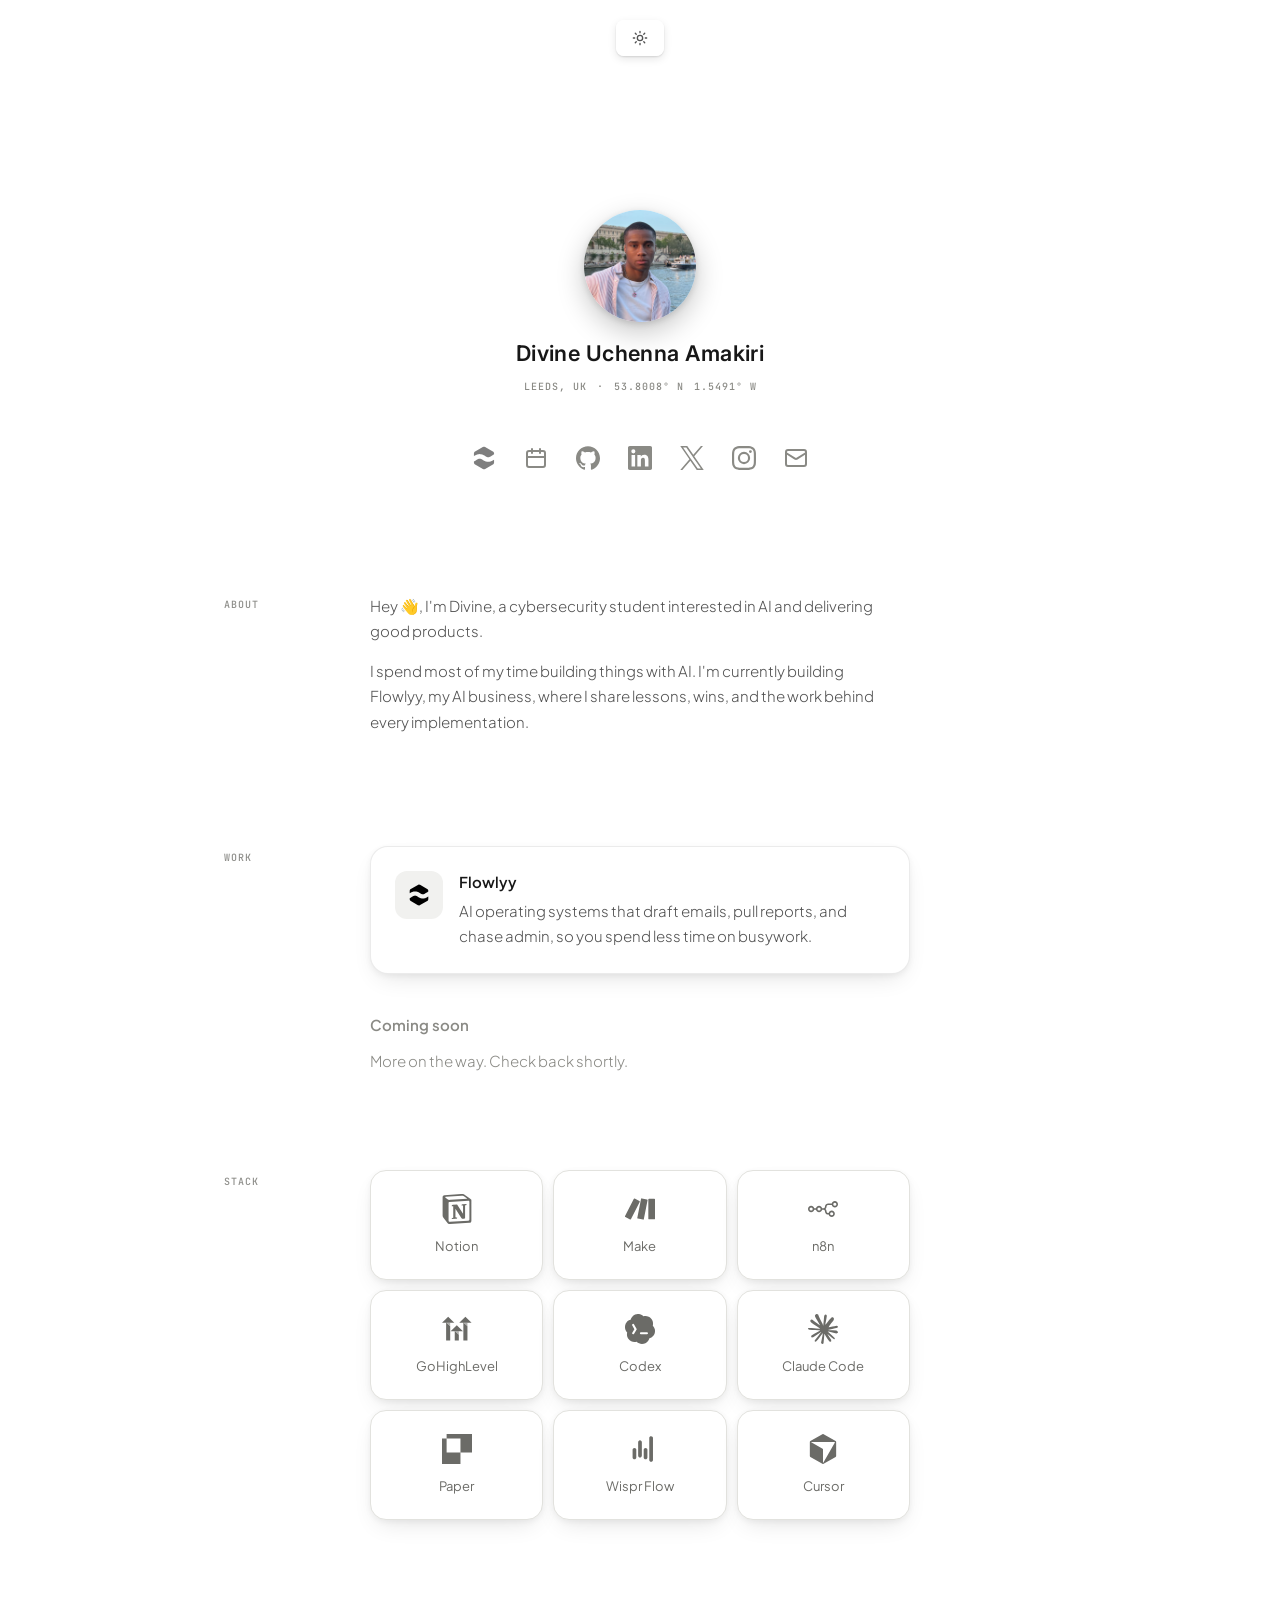
<file: index.html>
<!DOCTYPE html>
<html lang="en">
<head>
<meta charset="utf-8">
<meta name="viewport" content="width=device-width, initial-scale=1">

<title>Divine Uchenna Amakiri — AI systems for trade businesses</title>
<meta name="description" content="I build voice agents and operating systems that answer the calls, chase the quotes and run the job admin for construction and home-service firms. Founder of Flowlyy.">
<meta name="author" content="Divine Uchenna Amakiri">
<meta name="theme-color" content="#ffffff" media="(prefers-color-scheme: light)">
<meta name="theme-color" content="#101015" media="(prefers-color-scheme: dark)">

<!-- Link previews for Instagram, LinkedIn and X.
     TODO before launch: set these two to the page's real public URL. -->
<link rel="canonical" href="https://www.flowly.org.uk/divine">
<meta property="og:url" content="https://www.flowly.org.uk/divine">
<meta property="og:type" content="profile">
<meta property="og:site_name" content="Divine Uchenna Amakiri">
<meta property="og:title" content="Divine Uchenna Amakiri — AI systems for trade businesses">
<meta property="og:description" content="Voice agents and operating systems that answer the calls, chase the quotes and run the job admin for construction and home-service firms.">
<meta property="og:image" content="assets/og-image.png">
<meta property="og:image:width" content="1200">
<meta property="og:image:height" content="630">
<meta property="og:image:alt" content="Divine Uchenna Amakiri, founder of Flowlyy — AI systems for trade businesses.">
<meta property="profile:first_name" content="Divine">
<meta property="profile:last_name" content="Amakiri">
<meta name="twitter:card" content="summary_large_image">
<meta name="twitter:site" content="@FlowlyybuildsAI">
<meta name="twitter:creator" content="@FlowlyybuildsAI">
<meta name="twitter:title" content="Divine Uchenna Amakiri — AI systems for trade businesses">
<meta name="twitter:description" content="Voice agents and operating systems that answer the calls, chase the quotes and run the job admin for construction and home-service firms.">
<meta name="twitter:image" content="assets/og-image.png">

<link rel="icon" type="image/png" sizes="32x32" href="assets/logo/favicon-divine-32.png">
<link rel="icon" type="image/png" sizes="64x64" href="assets/logo/favicon-divine-64.png">
<link rel="apple-touch-icon" href="assets/logo/apple-touch-icon.png">

<link rel="preconnect" href="https://fonts.googleapis.com">
<link rel="preconnect" href="https://fonts.gstatic.com" crossorigin>
<link rel="stylesheet" href="https://fonts.googleapis.com/css2?family=Inter:wght@400;500;600;700&family=JetBrains+Mono:wght@400;500;700&family=Plus+Jakarta+Sans:wght@300;400;500;600;700;800&family=Space+Grotesk:wght@400;500;600&family=Syne:wght@700;800&family=VT323&display=swap">

<link rel="stylesheet" href="css/styles.css">

<!-- Applied before first paint so the correct theme renders immediately, with no flash. -->
<script>
  (function () {
    try {
      var saved = localStorage.getItem('theme');
      if (saved === 'dark' || saved === 'light') {
        document.documentElement.setAttribute('data-theme', saved);
      }
    } catch (e) { /* private mode or blocked storage: fall back to the OS preference */ }
  })();
</script>
</head>

<body>
<a class="skip-link" href="#main">Skip to content</a>

<!-- Floating capsule nav -->
<header class="topbar">
  <nav class="pill" aria-label="Page">
    <button class="pill__icon" id="themeToggle" type="button" aria-label="Switch to dark theme">
      <svg class="icon-sun" viewBox="0 0 24 24" fill="none" stroke="currentColor" stroke-width="2" stroke-linecap="round" aria-hidden="true">
        <circle cx="12" cy="12" r="4"/><path d="M12 2v2M12 20v2M4.93 4.93l1.41 1.41M17.66 17.66l1.41 1.41M2 12h2M20 12h2M6.34 17.66l-1.41 1.41M19.07 4.93l-1.41 1.41"/>
      </svg>
      <svg class="icon-moon" viewBox="0 0 24 24" fill="none" stroke="currentColor" stroke-width="2" stroke-linecap="round" stroke-linejoin="round" aria-hidden="true">
        <path d="M12 3a6 6 0 0 0 9 9 9 9 0 1 1-9-9Z"/>
      </svg>
    </button>

  </nav>
</header>

<main id="main">
  <!-- Hero -->
  <section class="hero">
    <!-- Profile photo. Click it (or press Enter) to upload your own; the choice
         is saved in this browser only. To change it for every visitor, replace
         assets/founder/divine.jpg. -->

    <div class="hero__id">
      <label class="avatar avatar--lg avatar--upload" for="avatarInput" title="Upload a photo">
        <img id="heroAvatar" src="assets/founder/divine.jpg" alt="Photo of Divine Uchenna Amakiri" width="480" height="480" decoding="async">
        <span class="avatar__hint" aria-hidden="true">
          <svg viewBox="0 0 24 24" fill="none" stroke="currentColor" stroke-width="2" stroke-linecap="round" stroke-linejoin="round"><path d="M23 19a2 2 0 0 1-2 2H3a2 2 0 0 1-2-2V8a2 2 0 0 1 2-2h4l2-3h6l2 3h4a2 2 0 0 1 2 2z"/><circle cx="12" cy="13" r="4"/></svg>
        </span>
        <input class="visually-hidden" id="avatarInput" type="file" accept="image/*" aria-label="Upload a profile photo">
      </label>
      <!-- carries the page's h1 now that the display headline is gone -->
      <h1 class="hero__name">Divine Uchenna Amakiri</h1>
      <p class="hero__geo"><span>Leeds, UK</span><span aria-hidden="true">·</span><span>53.8008° N</span><span>1.5491° W</span></p>
    </div>

  </section>


  <!-- Handles: links and contact, as a row of icons under the hero -->
  <div class="dock-wrap">
    <nav class="dock" aria-label="Links and contact">
      <ul class="dock__group">
        <li class="dock__item">
          <a class="sq sq--flowlyy" href="https://www.flowly.org.uk/" target="_blank" rel="noopener noreferrer" aria-label="Flowlyy">
            <img src="assets/logo/favicon.svg" alt="" width="26" height="26">
          </a>
          <span class="tip" aria-hidden="true">Flowlyy</span>
        </li>
  
        <li class="dock__item">
          <a class="sq sq--cal" href="https://cal.com/divine-uchenna-amakiri/discovery-call" target="_blank" rel="noopener noreferrer" aria-label="Book a discovery call">
            <svg viewBox="0 0 24 24" fill="none" stroke="currentColor" stroke-width="2" stroke-linecap="round" stroke-linejoin="round" aria-hidden="true">
              <rect x="3" y="5" width="18" height="16" rx="2"/><path d="M8 3v4M16 3v4M3 11h18"/>
            </svg>
          </a>
          <span class="tip" aria-hidden="true">Book a call</span>
        </li>
      </ul>

      <ul class="dock__group">
        <li class="dock__item">
          <a class="sq sq--github" href="https://github.com/DivineUchenna/flowlyy_workspace" target="_blank" rel="noopener noreferrer" aria-label="GitHub">
            <svg viewBox="0 0 24 24" fill="currentColor" aria-hidden="true">
              <path d="M12 .297c-6.63 0-12 5.373-12 12 0 5.303 3.438 9.8 8.205 11.385.6.113.82-.258.82-.577 0-.285-.01-1.04-.015-2.04-3.338.724-4.042-1.61-4.042-1.61C4.422 18.07 3.633 17.7 3.633 17.7c-1.087-.744.084-.729.084-.729 1.205.084 1.838 1.236 1.838 1.236 1.07 1.835 2.809 1.305 3.495.998.108-.776.417-1.305.76-1.605-2.665-.3-5.466-1.332-5.466-5.93 0-1.31.465-2.38 1.235-3.22-.135-.303-.54-1.523.105-3.176 0 0 1.005-.322 3.3 1.23.96-.267 1.98-.399 3-.405 1.02.006 2.04.138 3 .405 2.28-1.552 3.285-1.23 3.285-1.23.645 1.653.24 2.873.12 3.176.765.84 1.23 1.91 1.23 3.22 0 4.61-2.805 5.625-5.475 5.92.42.36.81 1.096.81 2.22 0 1.606-.015 2.896-.015 3.286 0 .315.21.69.825.57C20.565 22.092 24 17.592 24 12.297c0-6.627-5.373-12-12-12"/>
            </svg>
          </a>
          <span class="tip" aria-hidden="true">GitHub</span>
        </li>
  
        <li class="dock__item">
          <a class="sq sq--linkedin" href="https://www.linkedin.com/in/divineamakiri/" target="_blank" rel="noopener noreferrer" aria-label="LinkedIn">
            <svg viewBox="0 0 24 24" fill="currentColor" aria-hidden="true">
              <path d="M20.45 20.45h-3.55v-5.57c0-1.33-.03-3.04-1.85-3.04-1.86 0-2.14 1.45-2.14 2.94v5.67H9.35V9h3.41v1.56h.05c.48-.9 1.64-1.85 3.37-1.85 3.6 0 4.27 2.37 4.27 5.46v6.28ZM5.34 7.43a2.06 2.06 0 1 1 0-4.12 2.06 2.06 0 0 1 0 4.12Zm1.78 13.02H3.55V9h3.57v11.45ZM22.22 0H1.77C.79 0 0 .77 0 1.73v20.54C0 23.23.79 24 1.77 24h20.45c.98 0 1.78-.77 1.78-1.73V1.73C24 .77 23.2 0 22.22 0Z"/>
            </svg>
          </a>
          <span class="tip" aria-hidden="true">LinkedIn</span>
        </li>
  
        <li class="dock__item">
          <a class="sq sq--x" href="https://x.com/FlowlyybuildsAI" target="_blank" rel="noopener noreferrer" aria-label="X">
            <svg viewBox="0 0 24 24" fill="currentColor" aria-hidden="true">
              <path d="M14.234 10.162 22.977 0h-2.072l-7.591 8.824L7.251 0H.258l9.168 13.343L.258 24H2.33l8.016-9.318L16.749 24h6.993zm-2.837 3.299-.929-1.329L3.076 1.56h3.182l5.965 8.532.929 1.329 7.754 11.09h-3.182z"/>
            </svg>
          </a>
          <span class="tip" aria-hidden="true">X</span>
        </li>
  
        <li class="dock__item">
          <a class="sq sq--instagram" href="https://www.instagram.com/divinebiz_/" target="_blank" rel="noopener noreferrer" aria-label="Instagram">
            <svg viewBox="0 0 24 24" fill="currentColor" aria-hidden="true">
              <path d="M12 2.16c3.2 0 3.58.01 4.85.07 1.17.05 1.8.25 2.23.41.56.22.96.48 1.38.9.42.42.68.82.9 1.38.16.42.36 1.06.41 2.23.06 1.27.07 1.65.07 4.85s-.01 3.58-.07 4.85c-.05 1.17-.25 1.8-.41 2.23-.22.56-.48.96-.9 1.38-.42.42-.82.68-1.38.9-.42.16-1.06.36-2.23.41-1.27.06-1.65.07-4.85.07s-3.58-.01-4.85-.07c-1.17-.05-1.8-.25-2.23-.41-.56-.22-.96-.48-1.38-.9-.42-.42-.68-.82-.9-1.38-.16-.42-.36-1.06-.41-2.23-.06-1.27-.07-1.65-.07-4.85s.01-3.58.07-4.85c.05-1.17.25-1.8.41-2.23.22-.56.48-.96.9-1.38.42-.42.82-.68 1.38-.9.42-.16 1.06-.36 2.23-.41 1.27-.06 1.65-.07 4.85-.07M12 0C8.74 0 8.33.01 7.05.07 5.78.13 4.9.33 4.14.63c-.79.3-1.46.71-2.13 1.38C1.34 2.68.93 3.35.63 4.14.33 4.9.13 5.78.07 7.05.01 8.33 0 8.74 0 12s.01 3.67.07 4.95c.06 1.27.26 2.15.56 2.91.3.79.71 1.46 1.38 2.13.67.67 1.34 1.08 2.13 1.38.76.3 1.64.5 2.91.56C8.33 23.99 8.74 24 12 24s3.67-.01 4.95-.07c1.27-.06 2.15-.26 2.91-.56.79-.3 1.46-.71 2.13-1.38.67-.67 1.08-1.34 1.38-2.13.3-.76.5-1.64.56-2.91.06-1.28.07-1.69.07-4.95s-.01-3.67-.07-4.95c-.06-1.27-.26-2.15-.56-2.91-.3-.79-.71-1.46-1.38-2.13C21.32 1.34 20.65.93 19.86.63c-.76-.3-1.64-.5-2.91-.56C15.67.01 15.26 0 12 0Zm0 5.84a6.16 6.16 0 1 0 0 12.32 6.16 6.16 0 0 0 0-12.32ZM12 16a4 4 0 1 1 0-8 4 4 0 0 1 0 8Zm7.85-10.4a1.44 1.44 0 1 1-2.88 0 1.44 1.44 0 0 1 2.88 0Z"/>
            </svg>
          </a>
          <span class="tip" aria-hidden="true">Instagram</span>
        </li>
  
        <li class="dock__item">
          <button class="sq sq--mail" id="copyEmail" type="button" aria-label="Copy my email address">
            <svg viewBox="0 0 24 24" fill="none" stroke="currentColor" stroke-width="2" stroke-linecap="round" stroke-linejoin="round" aria-hidden="true">
              <rect x="2" y="4" width="20" height="16" rx="2"/><path d="m22 7-8.97 5.7a1.94 1.94 0 0 1-2.06 0L2 7"/>
            </svg>
          </button>
          <span class="tip" aria-hidden="true">Copy email</span>
        </li>
      </ul>
    </nav>
  </div>

  <!-- About -->
  <section class="about" aria-labelledby="about-heading">
    <h2 class="write__label" id="about-heading">About</h2>

    <div class="write">
      <div class="write__prose">
        <p class="write__body">
          Hey 👋, I'm Divine, a cybersecurity student interested in AI and delivering good products.
        </p>
        <p class="write__body">
          I spend most of my time building things with AI. I'm currently building Flowlyy, my AI
          business, where I share lessons, wins, and the work behind every implementation.
        </p>
      </div>
    </div>
  </section>

  <!-- Work -->
  <section class="work" aria-labelledby="work-heading">
    <h2 class="write__label" id="work-heading">Work</h2>

    <div class="write">
      <!-- The whole Flowlyy block is the link. -->
      <a class="write__link" href="https://www.flowly.org.uk/" target="_blank" rel="noopener noreferrer" aria-label="Flowlyy (opens in a new tab)">
        <span class="write__icon" aria-hidden="true">
          <img src="assets/logo/favicon.svg" alt="" width="20" height="20">
        </span>
        <span class="write__text">
          <span class="write__heading">Flowlyy</span>
          <span class="write__body">
            AI operating systems that draft emails, pull reports, and chase admin, so you spend
            less time on busywork.
          </span>
        </span>
      </a>

      <article class="write--soon">
        <h3 class="write__heading">Coming soon</h3>
        <p class="write__body">More on the way. Check back shortly.</p>
      </article>
    </div>
  </section>

  <!-- Stack: tools I use. Logos are inline SVG in currentColor so they stay grey in both themes. -->
  <section class="stack" aria-labelledby="stack-heading">
    <h2 class="stack__label" id="stack-heading">Stack</h2>
    <ul class="stack__grid">
      <li class="stack__item"><a class="stack__link" href="https://www.notion.com" target="_blank" rel="noopener noreferrer" aria-label="Notion (opens in a new tab)"><svg viewBox="0 0 24 24" fill="currentColor" aria-hidden="true" focusable="false"><path d="M4.459 4.208c.746.606 1.026.56 2.428.466l13.215-.793c.28 0 .047-.28-.046-.326L17.86 1.968c-.42-.326-.981-.7-2.055-.607L3.01 2.295c-.466.046-.56.28-.374.466zm.793 3.08v13.904c0 .747.373 1.027 1.214.98l14.523-.84c.841-.046.935-.56.935-1.167V6.354c0-.606-.233-.933-.748-.887l-15.177.887c-.56.047-.747.327-.747.933zm14.337.745c.093.42 0 .84-.42.888l-.7.14v10.264c-.608.327-1.168.514-1.635.514-.748 0-.935-.234-1.495-.933l-4.577-7.186v6.952L12.21 19s0 .84-1.168.84l-3.222.186c-.093-.186 0-.653.327-.746l.84-.233V9.854L7.822 9.76c-.094-.42.14-1.026.793-1.073l3.456-.233 4.764 7.279v-6.44l-1.215-.139c-.093-.514.28-.887.747-.933zM1.936 1.035l13.31-.98c1.634-.14 2.055-.047 3.082.7l4.249 2.986c.7.513.934.653.934 1.213v16.378c0 1.026-.373 1.634-1.68 1.726l-15.458.934c-.98.047-1.448-.093-1.962-.747l-3.129-4.06c-.56-.747-.793-1.306-.793-1.96V2.667c0-.839.374-1.54 1.447-1.632z"/></svg><span class="stack__name">Notion</span></a></li>
      <li class="stack__item"><a class="stack__link" href="https://www.make.com" target="_blank" rel="noopener noreferrer" aria-label="Make (opens in a new tab)"><svg viewBox="0 0 24 24" fill="currentColor" aria-hidden="true" focusable="false"><path d="M13.38 3.498c-.27 0-.511.19-.566.465L9.85 18.986a.578.578 0 0 0 .453.678l4.095.826a.58.58 0 0 0 .682-.455l2.963-15.021a.578.578 0 0 0-.453-.678l-4.096-.826a.589.589 0 0 0-.113-.012zm-5.876.098a.576.576 0 0 0-.516.318L.062 17.697a.575.575 0 0 0 .256.774l3.733 1.877a.578.578 0 0 0 .775-.258l6.926-13.781a.577.577 0 0 0-.256-.776L7.762 3.658a.571.571 0 0 0-.258-.062zm11.74.115a.576.576 0 0 0-.576.576v15.426c0 .318.258.578.576.578h4.178a.58.58 0 0 0 .578-.578V4.287a.578.578 0 0 0-.578-.576Z"/></svg><span class="stack__name">Make</span></a></li>
      <li class="stack__item"><a class="stack__link" href="https://n8n.io" target="_blank" rel="noopener noreferrer" aria-label="n8n (opens in a new tab)"><svg viewBox="0 0 24 24" fill="currentColor" aria-hidden="true" focusable="false"><path d="M21.4737 5.6842c-1.1772 0-2.1663.8051-2.4468 1.8947h-2.8955c-1.235 0-2.289.893-2.492 2.111l-.1038.623a1.263 1.263 0 0 1-1.246 1.0555H11.289c-.2805-1.0896-1.2696-1.8947-2.4468-1.8947s-2.1663.8051-2.4467 1.8947H4.973c-.2805-1.0896-1.2696-1.8947-2.4468-1.8947C1.1311 9.4737 0 10.6047 0 12s1.131 2.5263 2.5263 2.5263c1.1772 0 2.1663-.8051 2.4468-1.8947h1.4223c.2804 1.0896 1.2696 1.8947 2.4467 1.8947 1.1772 0 2.1663-.8051 2.4468-1.8947h1.0008a1.263 1.263 0 0 1 1.2459 1.0555l.1038.623c.203 1.218 1.257 2.111 2.492 2.111h.3692c.2804 1.0895 1.2696 1.8947 2.4468 1.8947 1.3952 0 2.5263-1.131 2.5263-2.5263s-1.131-2.5263-2.5263-2.5263c-1.1772 0-2.1664.805-2.4468 1.8947h-.3692a1.263 1.263 0 0 1-1.246-1.0555l-.1037-.623A2.52 2.52 0 0 0 13.9607 12a2.52 2.52 0 0 0 .821-1.4794l.1038-.623a1.263 1.263 0 0 1 1.2459-1.0555h2.8955c.2805 1.0896 1.2696 1.8947 2.4468 1.8947 1.3952 0 2.5263-1.131 2.5263-2.5263s-1.131-2.5263-2.5263-2.5263m0 1.2632a1.263 1.263 0 0 1 1.2631 1.2631 1.263 1.263 0 0 1-1.2631 1.2632 1.263 1.263 0 0 1-1.2632-1.2632 1.263 1.263 0 0 1 1.2632-1.2631M2.5263 10.7368A1.263 1.263 0 0 1 3.7895 12a1.263 1.263 0 0 1-1.2632 1.2632A1.263 1.263 0 0 1 1.2632 12a1.263 1.263 0 0 1 1.2631-1.2632m6.3158 0A1.263 1.263 0 0 1 10.1053 12a1.263 1.263 0 0 1-1.2632 1.2632A1.263 1.263 0 0 1 7.579 12a1.263 1.263 0 0 1 1.2632-1.2632m10.1053 3.7895a1.263 1.263 0 0 1 1.2631 1.2632 1.263 1.263 0 0 1-1.2631 1.2631 1.263 1.263 0 0 1-1.2632-1.2631 1.263 1.263 0 0 1 1.2632-1.2632"/></svg><span class="stack__name">n8n</span></a></li>
      <li class="stack__item"><a class="stack__link" href="https://www.gohighlevel.com" target="_blank" rel="noopener noreferrer" aria-label="GoHighLevel (opens in a new tab)"><svg viewBox="0 0 38 31" fill="currentColor" aria-hidden="true" focusable="false"><path d="M29.6459 0L21.8371 7.70729H27.0573V30.0754H32.2345V12.0312L27.293 7.72427H32.2345V7.70729H37.4564L29.6459 0Z"/><path d="M32.2345 7.72427H27.293L32.2345 12.0312V7.72427Z" opacity=".55"/><path d="M15.6193 7.70729L7.8088 0L0 7.70729H5.2202V30.0482H10.3991V12.004L5.45756 7.69711H10.3991V7.70729H15.6193Z"/><path d="M10.3991 7.69711H5.45756L10.3991 12.004V7.69711Z" opacity=".55"/><path d="M26.543 18.4805L18.7342 10.7732L10.9237 18.4805H16.1456V30.0754H21.3228V22.7874L16.3813 18.4805H21.3228H26.543Z"/><path d="M21.3228 18.4805H16.3813L21.3228 22.7874V18.4805Z" opacity=".55"/></svg><span class="stack__name">GoHighLevel</span></a></li>
      <li class="stack__item"><a class="stack__link" href="https://openai.com/codex" target="_blank" rel="noopener noreferrer" aria-label="Codex (opens in a new tab)"><svg viewBox="0 0 24 24" fill="currentColor" aria-hidden="true" focusable="false"><path fill-rule="evenodd" clip-rule="evenodd" d="M8.086.457a6.105 6.105 0 013.046-.415c1.333.153 2.521.72 3.564 1.7a.117.117 0 00.107.029c1.408-.346 2.762-.224 4.061.366l.063.03.154.076c1.357.703 2.33 1.77 2.918 3.198.278.679.418 1.388.421 2.126a5.655 5.655 0 01-.18 1.631.167.167 0 00.04.155 5.982 5.982 0 011.578 2.891c.385 1.901-.01 3.615-1.183 5.14l-.182.22a6.063 6.063 0 01-2.934 1.851.162.162 0 00-.108.102c-.255.736-.511 1.364-.987 1.992-1.199 1.582-2.962 2.462-4.948 2.451-1.583-.008-2.986-.587-4.21-1.736a.145.145 0 00-.14-.032c-.518.167-1.04.191-1.604.185a5.924 5.924 0 01-2.595-.622 6.058 6.058 0 01-2.146-1.781c-.203-.269-.404-.522-.551-.821a7.74 7.74 0 01-.495-1.283 6.11 6.11 0 01-.017-3.064.166.166 0 00.008-.074.115.115 0 00-.037-.064 5.958 5.958 0 01-1.38-2.202 5.196 5.196 0 01-.333-1.589 6.915 6.915 0 01.188-2.132c.45-1.484 1.309-2.648 2.577-3.493.282-.188.55-.334.802-.438.286-.12.573-.22.861-.304a.129.129 0 00.087-.087A6.016 6.016 0 015.635 2.31C6.315 1.464 7.132.846 8.086.457zm-.804 7.85a.848.848 0 00-1.473.842l1.694 2.965-1.688 2.848a.849.849 0 001.46.864l1.94-3.272a.849.849 0 00.007-.854l-1.94-3.393zm5.446 6.24a.849.849 0 000 1.695h4.848a.849.849 0 000-1.696h-4.848z"/></svg><span class="stack__name">Codex</span></a></li>
      <li class="stack__item"><a class="stack__link" href="https://claude.com/product/claude-code" target="_blank" rel="noopener noreferrer" aria-label="Claude Code (opens in a new tab)"><svg viewBox="0 0 24 24" fill="currentColor" aria-hidden="true" focusable="false"><path d="m4.7144 15.9555 4.7174-2.6471.079-.2307-.079-.1275h-.2307l-.7893-.0486-2.6956-.0729-2.3375-.0971-2.2646-.1214-.5707-.1215-.5343-.7042.0546-.3522.4797-.3218.686.0608 1.5179.1032 2.2767.1578 1.6514.0972 2.4468.255h.3886l.0546-.1579-.1336-.0971-.1032-.0972L6.973 9.8356l-2.55-1.6879-1.3356-.9714-.7225-.4918-.3643-.4614-.1578-1.0078.6557-.7225.8803.0607.2246.0607.8925.686 1.9064 1.4754 2.4893 1.8336.3643.3035.1457-.1032.0182-.0728-.164-.2733-1.3539-2.4467-1.445-2.4893-.6435-1.032-.17-.6194c-.0607-.255-.1032-.4674-.1032-.7285L6.287.1335 6.6997 0l.9957.1336.419.3642.6192 1.4147 1.0018 2.2282 1.5543 3.0296.4553.8985.2429.8318.091.255h.1579v-.1457l.1275-1.706.2368-2.0947.2307-2.6957.0789-.7589.3764-.9107.7468-.4918.5828.2793.4797.686-.0668.4433-.2853 1.8517-.5586 2.9021-.3643 1.9429h.2125l.2429-.2429.9835-1.3053 1.6514-2.0643.7286-.8196.85-.9046.5464-.4311h1.0321l.759 1.1293-.34 1.1657-1.0625 1.3478-.8804 1.1414-1.2628 1.7-.7893 1.36.0729.1093.1882-.0183 2.8535-.607 1.5421-.2794 1.8396-.3157.8318.3886.091.3946-.3278.8075-1.967.4857-2.3072.4614-3.4364.8136-.0425.0304.0486.0607 1.5482.1457.6618.0364h1.621l3.0175.2247.7892.522.4736.6376-.079.4857-1.2142.6193-1.6393-.3886-3.825-.9107-1.3113-.3279h-.1822v.1093l1.0929 1.0686 2.0035 1.8092 2.5075 2.3314.1275.5768-.3218.4554-.34-.0486-2.2039-1.6575-.85-.7468-1.9246-1.621h-.1275v.17l.4432.6496 2.3436 3.5214.1214 1.0807-.17.3521-.6071.2125-.6679-.1214-1.3721-1.9246L14.38 17.959l-1.1414-1.9428-.1397.079-.674 7.2552-.3156.3703-.7286.2793-.6071-.4614-.3218-.7468.3218-1.4753.3886-1.9246.3157-1.53.2853-1.9004.17-.6314-.0121-.0425-.1397.0182-1.4328 1.9672-2.1796 2.9446-1.7243 1.8456-.4128.164-.7164-.3704.0667-.6618.4008-.5889 2.386-3.0357 1.4389-1.882.929-1.0868-.0062-.1579h-.0546l-6.3385 4.1164-1.1293.1457-.4857-.4554.0608-.7467.2307-.2429 1.9064-1.3114Z"/></svg><span class="stack__name">Claude Code</span></a></li>
      <li class="stack__item"><a class="stack__link" href="https://paper.design" target="_blank" rel="noopener noreferrer" aria-label="Paper (opens in a new tab)"><svg viewBox="0 0 39 39" fill="currentColor" aria-hidden="true" focusable="false"><path d="M39 24H24V6H6V24H24V39H0V6H6V0H39V24Z"/></svg><span class="stack__name">Paper</span></a></li>
      <li class="stack__item"><a class="stack__link" href="https://wisprflow.ai" target="_blank" rel="noopener noreferrer" aria-label="Wispr Flow (opens in a new tab)"><svg viewBox="7 7 14 14" fill="currentColor" aria-hidden="true" focusable="false"><path d="M14 9.96118C13.8856 9.96118 13.7754 9.98259 13.6694 10.0254C13.5634 10.0682 13.4701 10.1324 13.3896 10.2138C13.3091 10.2951 13.2455 10.3893 13.2031 10.4963C13.1607 10.6033 13.1353 10.7146 13.1353 10.8259V17.0888C13.1353 17.32 13.2243 17.5383 13.3896 17.701C13.5507 17.8637 13.7711 17.9536 14 17.9536C14.2289 17.9536 14.4494 17.8637 14.6104 17.701C14.7715 17.5383 14.8648 17.32 14.8648 17.0888V10.8259C14.8648 10.5947 14.7758 10.3764 14.6104 10.2138C14.4494 10.0511 14.2289 9.96118 14 9.96118Z"/><path d="M11.4058 13.4966C11.1769 13.4966 10.9564 13.5865 10.7954 13.7492C10.6343 13.9118 10.541 14.1301 10.541 14.3613V17.9316C10.541 18.1627 10.63 18.381 10.7954 18.5437C10.9564 18.7064 11.1769 18.7963 11.4058 18.7963C11.6347 18.7963 11.8551 18.7064 12.0162 18.5437C12.1773 18.381 12.2706 18.1627 12.2706 17.9316V14.3613C12.2706 14.1301 12.1815 13.9118 12.0162 13.7492C11.8551 13.5865 11.6347 13.4966 11.4058 13.4966Z"/><path d="M19.1884 7.99609C19.0739 7.99609 18.9637 8.0175 18.8577 8.06031C18.7518 8.10312 18.6585 8.16733 18.578 8.24866C18.4974 8.33 18.4338 8.42418 18.3914 8.5312C18.349 8.63822 18.3236 8.74953 18.3236 8.86083V19.1349C18.3236 19.3661 18.4126 19.5844 18.578 19.7471C18.739 19.9097 18.9595 19.9996 19.1884 19.9996C19.4173 19.9996 19.6377 19.9097 19.7988 19.7471C19.9599 19.5844 20.0531 19.3661 20.0531 19.1349V8.86083C20.0531 8.62966 19.9641 8.41134 19.7988 8.24866C19.6377 8.08599 19.4173 7.99609 19.1884 7.99609Z"/><path d="M16.5943 13.4966C16.3654 13.4966 16.1449 13.5865 15.9838 13.7492C15.8228 13.9118 15.7295 14.1301 15.7295 14.3613V17.9316C15.7295 18.1627 15.8185 18.381 15.9838 18.5437C16.1449 18.7064 16.3654 18.7963 16.5943 18.7963C16.8232 18.7963 17.0436 18.7064 17.2047 18.5437C17.3658 18.381 17.459 18.1627 17.459 17.9316V14.3613C17.459 14.1301 17.37 13.9118 17.2047 13.7492C17.0436 13.5865 16.8232 13.4966 16.5943 13.4966Z"/></svg><span class="stack__name">Wispr Flow</span></a></li>
      <li class="stack__item"><a class="stack__link" href="https://cursor.com" target="_blank" rel="noopener noreferrer" aria-label="Cursor (opens in a new tab)"><svg viewBox="0 0 24 24" fill="currentColor" aria-hidden="true" focusable="false"><path d="M11.503.131 1.891 5.678a.84.84 0 0 0-.42.726v11.188c0 .3.162.575.42.724l9.609 5.55a1 1 0 0 0 .998 0l9.61-5.55a.84.84 0 0 0 .42-.724V6.404a.84.84 0 0 0-.42-.726L12.497.131a1.01 1.01 0 0 0-.996 0M2.657 6.338h18.55c.263 0 .43.287.297.515L12.23 22.918c-.062.107-.229.064-.229-.06V12.335a.59.59 0 0 0-.295-.51l-9.11-5.257c-.109-.063-.064-.23.061-.23"/></svg><span class="stack__name">Cursor</span></a></li>
    </ul>
  </section>

</main>

<div class="toast" id="toast" role="status" aria-live="polite">
  <span class="toast__dot" aria-hidden="true"></span>
  <span id="toastText"></span>
</div>

<script src="js/script.js" defer></script>
</body>
</html>
</file>
<file: css/styles.css>
/* Divine Uchenna Amakiri — personal landing page
   Design ported by hand from design/code.html (Google Stitch export).
   No framework, no build step. Tokens live on :root. */

/* ---------------------------------------------------------------- tokens */

:root {
  --canvas-1: #ffffff;
  --canvas-2: #ffffff;
  --canvas-3: #ffffff;

  --ink: #171717;
  --ink-soft: #525252;
  --ink-mute: #8a8a85;

  --surface: rgba(255, 255, 255, 0.7);
  --surface-solid: #ffffff;
  --surface-sunk: #f1f1ef;
  --line: rgba(0, 0, 0, 0.08);
  --line-soft: rgba(0, 0, 0, 0.05);

  --glass: rgba(255, 255, 255, 0.68);
  --glass-edge: rgba(255, 255, 255, 0.85);

  --accent: #6d3bf5;
  --accent-ink: #5a2ee0;
  --accent-wash: rgba(109, 59, 245, 0.1);
  --ok: #10b981;

  --invert-bg: #171717;
  --invert-ink: #ffffff;

  --shadow-pill: 0 8px 24px -4px rgba(0, 0, 0, 0.06), 0 0 0 1px rgba(0, 0, 0, 0.05);
  --shadow-card: 0 12px 32px -8px rgba(0, 0, 0, 0.05), 0 0 0 1px rgba(0, 0, 0, 0.04);
  --shadow-lift: 0 24px 48px -12px rgba(0, 0, 0, 0.12), 0 0 0 1px rgba(0, 0, 0, 0.05);

  --font: "Plus Jakarta Sans", ui-sans-serif, system-ui, -apple-system, "Segoe UI", sans-serif;
  --mono: "Space Grotesk", ui-monospace, "SFMono-Regular", monospace;
  --font-name: "Inter", ui-sans-serif, system-ui, -apple-system, sans-serif;

  --r-sm: 10px;
  --r-md: 16px;
  --r-lg: 24px;
  --r-pill: 999px;

  --page: 900px;
  /* Work and Stack share one two-column layout: label left, content right */
  --col-label: 110px;
  --col-gap: 36px;
  --col-body: 540px;
  --gutter: 20px;
}

/* Dark: follows the OS unless the visitor picked a theme. */
@media (prefers-color-scheme: dark) {
  :root:not([data-theme="light"]) {
    --canvas-1: #18181f;
    --canvas-2: #101015;
    --canvas-3: #09090c;

    --ink: #f5f5f5;
    --ink-soft: #a3a3a3;
    --ink-mute: #6f6f76;

    --surface: rgba(21, 21, 27, 0.8);
    --surface-solid: #16161c;
    --surface-sunk: #0e0e13;
    --line: rgba(255, 255, 255, 0.1);
    --line-soft: rgba(255, 255, 255, 0.07);

    --glass: rgba(22, 22, 28, 0.72);
    --glass-edge: rgba(255, 255, 255, 0.12);

    --accent: #a78bfa;
    --accent-ink: #c4b5fd;
    --accent-wash: rgba(167, 139, 250, 0.14);

    --invert-bg: #ffffff;
    --invert-ink: #16161c;

    --shadow-pill: 0 8px 24px -4px rgba(0, 0, 0, 0.5), 0 0 0 1px rgba(255, 255, 255, 0.08);
    --shadow-card: 0 12px 32px -8px rgba(0, 0, 0, 0.45), 0 0 0 1px rgba(255, 255, 255, 0.06);
    --shadow-lift: 0 28px 56px -14px rgba(0, 0, 0, 0.7), 0 0 0 1px rgba(255, 255, 255, 0.09);
  }
}

:root[data-theme="dark"] {
  --canvas-1: #18181f;
  --canvas-2: #101015;
  --canvas-3: #09090c;

  --ink: #f5f5f5;
  --ink-soft: #a3a3a3;
  --ink-mute: #6f6f76;

  --surface: rgba(21, 21, 27, 0.8);
  --surface-solid: #16161c;
  --surface-sunk: #0e0e13;
  --line: rgba(255, 255, 255, 0.1);
  --line-soft: rgba(255, 255, 255, 0.07);

  --glass: rgba(22, 22, 28, 0.72);
  --glass-edge: rgba(255, 255, 255, 0.12);

  --accent: #a78bfa;
  --accent-ink: #c4b5fd;
  --accent-wash: rgba(167, 139, 250, 0.14);

  --invert-bg: #ffffff;
  --invert-ink: #16161c;

  --shadow-pill: 0 8px 24px -4px rgba(0, 0, 0, 0.5), 0 0 0 1px rgba(255, 255, 255, 0.08);
  --shadow-card: 0 12px 32px -8px rgba(0, 0, 0, 0.45), 0 0 0 1px rgba(255, 255, 255, 0.06);
  --shadow-lift: 0 28px 56px -14px rgba(0, 0, 0, 0.7), 0 0 0 1px rgba(255, 255, 255, 0.09);
}

/* ---------------------------------------------------------------- base */

*,
*::before,
*::after { box-sizing: border-box; }

html {
  scroll-behavior: smooth;
  -webkit-text-size-adjust: 100%;
}

body {
  margin: 0;
  min-height: 100vh;
  padding-bottom: 72px;
  background: radial-gradient(circle at 50% 15%, var(--canvas-1) 0%, var(--canvas-2) 60%, var(--canvas-3) 100%);
  background-attachment: fixed;
  color: var(--ink);
  font-family: var(--font);
  font-size: 15px;
  line-height: 1.6;
  -webkit-font-smoothing: antialiased;
  overflow-x: hidden;
}

h1, h2, h3, p, dl, dd, figure, ul, ol { margin: 0; padding: 0; }
ul, ol { list-style: none; }
img, svg { display: block; max-width: 100%; }
a { color: inherit; text-decoration: none; }

button {
  font: inherit;
  color: inherit;
  background: none;
  border: 0;
  cursor: pointer;
}

::selection { background: var(--ink); color: var(--canvas-1); }

:focus-visible { outline: none; }

.visually-hidden {
  position: absolute;
  width: 1px; height: 1px;
  margin: -1px; padding: 0;
  overflow: hidden;
  clip: rect(0 0 0 0);
  white-space: nowrap;
  border: 0;
}

.skip-link {
  position: absolute;
  top: -100px;
  left: 50%;
  transform: translateX(-50%);
  z-index: 100;
  padding: 10px 18px;
  background: var(--invert-bg);
  color: var(--invert-ink);
  border-radius: var(--r-pill);
  font-size: 13px;
  font-weight: 600;
  transition: top 0.2s ease;
}
.skip-link:focus { top: 12px; }

/* ---------------------------------------------------------------- top pill */

.topbar {
  position: fixed;
  top: 20px;
  left: 0; right: 0;
  z-index: 40;
  display: flex;
  justify-content: center;
  padding: 0 var(--gutter);
  pointer-events: none;
}

/* Retro treatment: squared-off corners instead of a capsule, no rule, and the
   same two-layer shadow and VT323 label as the "Visit Flowlyy" button. */
.pill {
  pointer-events: auto;
  display: inline-flex;
  align-items: center;
  gap: 10px;
  padding: 7px 13px;
  border: 0;
  border-radius: 8px;
  background: rgba(255, 255, 255, 0.86);
  box-shadow:
    0 1px 2px rgba(0, 0, 0, 0.12),
    0 3px 8px rgba(0, 0, 0, 0.10);
  -webkit-backdrop-filter: blur(16px);
  backdrop-filter: blur(16px);
  transition: box-shadow 0.3s ease;
}
.pill:hover {
  box-shadow:
    0 2px 4px rgba(0, 0, 0, 0.14),
    0 5px 14px rgba(0, 0, 0, 0.12);
}
:root[data-theme="dark"] .pill {
  background: rgba(32, 32, 40, 0.88);
  box-shadow: 0 2px 10px rgba(0, 0, 0, 0.55);
}
:root[data-theme="dark"] .pill:hover { box-shadow: 0 4px 16px rgba(0, 0, 0, 0.65); }
@media (prefers-color-scheme: dark) {
  :root:not([data-theme="light"]) .pill {
    background: rgba(32, 32, 40, 0.88);
    box-shadow: 0 2px 10px rgba(0, 0, 0, 0.55);
  }
  :root:not([data-theme="light"]) .pill:hover { box-shadow: 0 4px 16px rgba(0, 0, 0, 0.65); }
}

.pill__icon {
  display: grid;
  place-items: center;
  padding: 3px;
  color: var(--ink-soft);
  border-radius: 3px;
  transition: color 0.2s ease;
}
.pill__icon:hover { color: var(--ink); }
.pill__icon svg { width: 16px; height: 16px; }

.icon-moon { display: none; }
:root[data-theme="dark"] .icon-sun { display: none; }
:root[data-theme="dark"] .icon-moon { display: block; }
@media (prefers-color-scheme: dark) {
  :root:not([data-theme="light"]) .icon-sun { display: none; }
  :root:not([data-theme="light"]) .icon-moon { display: block; }
}

.pill__rule {
  width: 1px;
  height: 13px;
  background: var(--line);
}

.pill__link {
  padding: 1px 3px;
  color: var(--ink-soft);
  font-family: "VT323", ui-monospace, monospace;
  font-size: 15px;
  letter-spacing: 0.08em;
  line-height: 1;
  text-transform: uppercase;
  transition: color 0.2s ease;
}
.pill__link:hover { color: var(--ink); }

/* ---------------------------------------------------------------- hero */

.hero {
  position: relative;
  max-width: 680px;
  margin: 0 auto;
  padding: 180px var(--gutter) 0;
  text-align: center;
}

.hero__id,
.hero__id { display: grid; justify-items: center; gap: 18px; }

.avatar {
  width: 104px;
  height: 104px;
  border-radius: 50%;
  box-shadow: 0 10px 28px rgba(0, 0, 0, 0.22), 0 2px 6px rgba(0, 0, 0, 0.12);
}
:root[data-theme="dark"] .avatar {
  box-shadow: 0 10px 28px rgba(0, 0, 0, 0.7), 0 2px 6px rgba(0, 0, 0, 0.5);
}
@media (prefers-color-scheme: dark) {
  :root:not([data-theme="light"]) .avatar {
    box-shadow: 0 10px 28px rgba(0, 0, 0, 0.7), 0 2px 6px rgba(0, 0, 0, 0.5);
  }
}

.avatar img {
  width: 100%;
  height: 100%;
  border-radius: 50%;
  object-fit: cover;
}

.avatar--sm { width: 56px; height: 56px; box-shadow: 0 4px 12px rgba(0, 0, 0, 0.2); }
.avatar--lg { width: 112px; height: 112px; }

/* Upload avatar: the whole circle is a label for a hidden file input. */
.avatar--upload {
  position: relative;
  display: block;
  cursor: pointer;
  transition: transform 0.18s ease;
}
.avatar--upload:hover { transform: scale(1.03); }
.avatar--upload:focus-within { outline: none; }
.avatar__hint {
  position: absolute;
  inset: 0;
  display: grid;
  place-items: center;
  border-radius: 50%;
  background: rgba(0, 0, 0, 0.45);
  color: #fff;
  opacity: 0;
  transition: opacity 0.18s ease;
  pointer-events: none;
}
.avatar__hint svg { width: 26px; height: 26px; }
.avatar--upload:hover .avatar__hint,
.avatar--upload:focus-within .avatar__hint { opacity: 1; }

.hero__name {
  font-family: var(--font-name);
  /* the name is the hero's focal point now, so it scales with the viewport;
     tracking tightens as it grows, since 0.16em sprawls at display sizes */
  font-size: clamp(1.05rem, 3vw, 1.35rem);
  /* 600 in a proportional sans reads at about the weight 500 did in mono */
  font-weight: 600;
  letter-spacing: 0.02em;
  line-height: 1.25;
  text-transform: none;
  text-wrap: balance;
  color: var(--ink);
}

.btn {
  display: inline-flex;
  align-items: center;
  gap: 7px;
  padding: 11px 20px;
  border: 1px solid transparent;
  border-radius: var(--r-pill);
  font-size: 14px;
  font-weight: 600;
  white-space: nowrap;
  transition: transform 0.18s ease, opacity 0.18s ease, background-color 0.18s ease;
}
.btn svg { width: 15px; height: 15px; }
.btn:active { transform: scale(0.97); }

.btn--primary {
  background: var(--invert-bg);
  color: var(--invert-ink);
  box-shadow: 0 6px 18px -6px rgba(0, 0, 0, 0.35);
}
.btn--primary:hover { opacity: 0.88; }

/* ---------------------------------------------------------------- work */

.work,
.about {
  display: grid;
  grid-template-columns: minmax(0, 1fr);
  max-width: calc(var(--col-body) + 2 * var(--gutter));
  margin: 0 auto;
  padding: 96px var(--gutter) 0;
}

@media (min-width: 900px) {
  .work,
  .about { padding-top: 112px; }
}

/* ---------------------------------------------------------------- cta buttons
   Matched to the supplied reference: 2px grey rule, soft 6px corner,
   near-white fill, pixel uppercase label. */

.btn--primary {
  --cta-bg: #fdfcfc;
  --cta-ink: #2e2d2d;
  --cta-line: #7f7f7f;

  display: inline-flex;
  align-items: center;
  justify-content: center;
  padding: 7px 13px;
  border: 2px solid var(--cta-line);
  border-radius: 6px;
  background: var(--cta-bg);
  color: var(--cta-ink);
  /* VT323 is a true bitmap face — it carries a small cap height for its em,
     so it runs larger than a normal label would at the same optical size. */
  font-family: "VT323", ui-monospace, monospace;
  font-size: 15px;
  font-weight: 400;
  letter-spacing: 0.08em;
  line-height: 1;
  text-transform: uppercase;
  white-space: nowrap;
  box-shadow: none;
  transition: border-color 0.2s ease, color 0.2s ease, background-color 0.2s ease;
}

.btn--primary:hover {
  border-color: var(--cta-ink);
  color: #000000;
  background: #ffffff;
  opacity: 1;
}

:root[data-theme="dark"] .btn--primary {
  --cta-bg: #17171c;
  --cta-ink: #e8e8e8;
  --cta-line: #6f6f76;
}
:root[data-theme="dark"] .btn--primary:hover {
  border-color: #e8e8e8;
  color: #ffffff;
  background: #1f1f26;
}
@media (prefers-color-scheme: dark) {
  :root:not([data-theme="light"]) .btn--primary {
    --cta-bg: #17171c;
    --cta-ink: #e8e8e8;
    --cta-line: #6f6f76;
  }
  :root:not([data-theme="light"]) .btn--primary:hover {
    border-color: #e8e8e8;
    color: #ffffff;
    background: #1f1f26;
  }
}

/* ---------------------------------------------------------------- dock */

.dock-wrap {
  display: flex;
  justify-content: center;
  padding: 40px var(--gutter) 0;
}

/* Just the logos: no bar, no tiles. Plain grey marks that darken on hover. */
.dock {
  display: inline-flex;
  align-items: center;
  gap: 6px;
  padding: 0;
  border: 0;
  background: none;
}

.dock__group {
  display: flex;
  align-items: center;
  gap: 8px;
}

.dock__item { position: relative; }

.sq {
  display: grid;
  place-items: center;
  width: 46px;
  height: 46px;
  border-radius: 10px;
  background: none;
  color: var(--ink-mute);
  transition: transform 0.2s ease, color 0.2s ease;
}
.sq svg { width: 24px; height: 24px; }
.sq:hover,
.sq:focus-visible { color: var(--ink); transform: translateY(-2px); }
.sq:active { transform: translateY(0); }
.sq:focus-visible { outline: none; }

/* The Flowlyy mark is an <img>, so it is turned grey with a filter rather than a
   fill, and goes to full ink on hover. */
.sq--flowlyy img {
  width: 26px;
  height: 26px;
  filter: brightness(0);
  opacity: 0.5;
  transition: opacity 0.2s ease;
}
.sq--flowlyy:hover img,
.sq--flowlyy:focus-visible img { opacity: 1; }
:root[data-theme="dark"] .sq--flowlyy img { filter: brightness(0) invert(1); }
@media (prefers-color-scheme: dark) {
  :root:not([data-theme="light"]) .sq--flowlyy img { filter: brightness(0) invert(1); }
}

.tip {
  position: absolute;
  bottom: calc(100% + 10px);
  left: 50%;
  transform: translate(-50%, 6px);
  padding: 4px 9px;
  border-radius: 4px;
  background: var(--invert-bg);
  color: var(--invert-ink);
  font-family: "VT323", ui-monospace, monospace;
  font-size: 13px;
  letter-spacing: 0.08em;
  line-height: 1.2;
  text-transform: uppercase;
  white-space: nowrap;
  opacity: 0;
  pointer-events: none;
  transition: opacity 0.2s ease, transform 0.2s ease;
}
.dock__item:hover .tip,
.sq:focus-visible + .tip {
  opacity: 1;
  transform: translate(-50%, 0);
}

/* ---------------------------------------------------------------- toast */

.toast {
  position: fixed;
  top: 76px;
  left: 50%;
  z-index: 70;
  display: flex;
  align-items: center;
  gap: 9px;
  padding: 10px 16px;
  border-radius: var(--r-pill);
  background: var(--invert-bg);
  color: var(--invert-ink);
  font-family: var(--mono);
  font-size: 11px;
  box-shadow: 0 16px 32px -10px rgba(0, 0, 0, 0.4);
  opacity: 0;
  transform: translate(-50%, -10px);
  pointer-events: none;
  transition: opacity 0.25s ease, transform 0.25s ease;
}
.toast.is-on { opacity: 1; transform: translate(-50%, 0); }
.toast__dot {
  width: 6px; height: 6px;
  border-radius: 50%;
  background: var(--ok);
}

/* ---------------------------------------------------------------- breakpoints */

@media (min-width: 640px) {
  :root { --gutter: 28px; }
  .hero { padding-top: 210px; }
  .dock__group { gap: 6px; }
}

@media (max-width: 380px) {
  .sq { width: 36px; height: 36px; }
  .sq svg { width: 20px; height: 20px; }
  .sq--flowlyy img { width: 22px; height: 22px; }
  .dock { gap: 3px; }
  .dock__group { gap: 3px; }
}

}

@media (prefers-reduced-motion: reduce) {
  html { scroll-behavior: auto; }
  *, *::before, *::after {
    animation-duration: 0.01ms !important;
    transition-duration: 0.01ms !important;
  }
}

/* ---------------------------------------------------------------- stack
   Tools I use. Same hairline-grid look as the cards; logos are inline SVG in
   currentColor so they stay grey and follow the theme. */

.stack {
  --st-canvas: #ffffff;
  --st-line: #e2e2de;
  --st-logo: #6b6b67;
  --st-mute: #8e8e8a;
  --st-ink: #171717;
  --st-hover: #f6f6f4;
  --st-mono: "JetBrains Mono", ui-monospace, monospace;

  display: grid;
  grid-template-columns: minmax(0, 1fr);
  max-width: calc(var(--col-body) + 2 * var(--gutter));
  margin: 0 auto;
  padding: 72px var(--gutter) 0;
}

:root[data-theme="dark"] .stack {
  --st-canvas: #0d0d11;
  --st-line: rgba(255, 255, 255, 0.14);
  --st-logo: #9a9aa2;
  --st-mute: #7c7c84;
  --st-ink: #f5f5f5;
  --st-hover: #16161c;
}
@media (prefers-color-scheme: dark) {
  :root:not([data-theme="light"]) .stack {
    --st-canvas: #0d0d11;
    --st-line: rgba(255, 255, 255, 0.14);
    --st-logo: #9a9aa2;
    --st-mute: #7c7c84;
    --st-ink: #f5f5f5;
    --st-hover: #16161c;
    }
}

.stack__label {
  padding-top: 4px;
  font-family: var(--st-mono);
  font-size: 10px;
  font-weight: 500;
  letter-spacing: 0.1em;
  text-transform: uppercase;
  color: var(--st-mute);
}

.stack__grid {
  display: grid;
  grid-template-columns: repeat(3, 1fr);
  gap: 10px;
  list-style: none;
  margin: 0;
  padding: 0;
}

/* each tool is its own rounded tile and links to the tool's real site */
.stack__link {
  display: flex;
  flex-direction: column;
  align-items: center;
  justify-content: center;
  gap: 12px;
  min-height: 100px;
  padding: 16px 6px;
  border: 1px solid var(--st-line);
  border-radius: 16px;
  background: var(--st-canvas);
  color: var(--st-logo);
  text-decoration: none;
  box-shadow: 0 10px 24px -8px rgba(0, 0, 0, 0.12), 0 2px 6px rgba(0, 0, 0, 0.05);
  transition: background-color 0.2s ease, border-color 0.2s ease, color 0.2s ease,
    box-shadow 0.2s ease, transform 0.2s ease;
}
.stack__link:hover,
.stack__link:focus-visible {
  background: var(--st-hover);
  color: var(--st-ink);
  box-shadow: 0 16px 32px -10px rgba(0, 0, 0, 0.18), 0 3px 8px rgba(0, 0, 0, 0.06);
  transform: translateY(-2px);
}
.stack__link:focus-visible { outline: none; }
.stack__link svg { width: 28px; height: 28px; flex: none; }

.stack__name {
  font-family: var(--font);
  font-size: 13px;
  font-weight: 400;
  color: inherit;
  text-align: center;
}

@media (min-width: 900px) {
  .stack { padding-top: 96px; }
  .stack__link { min-height: 110px; }
  .stack__link svg { width: 30px; height: 30px; }
}

/* room above the floating dock */

/* ---------------------------------------------------------------- location
   Small mono line under the name. Same label look as the card numbers. */

.hero__geo {
  display: flex;
  flex-wrap: wrap;
  justify-content: center;
  gap: 4px 10px;
  margin-top: -6px;
  font-family: "JetBrains Mono", ui-monospace, monospace;
  font-size: 10px;
  font-weight: 500;
  letter-spacing: 0.1em;
  text-transform: uppercase;
  color: var(--ink-mute);
}

/* ---------------------------------------------------------------- work, as writing
   Plain headings and paragraphs, no boxes. Reuses the page's existing type. */

.write {
  display: grid;
  gap: 40px;
}

.write__heading {
  font-size: 15px;
  font-weight: 600;
  line-height: 1.5;
  color: var(--ink);
}

.write__body {
  margin-top: 12px;
  font-size: 15px;
  font-weight: 300;
  line-height: 1.7;
  color: var(--ink-soft);
  text-wrap: pretty;
}

.write--soon .write__heading,
.write--soon .write__body { color: var(--ink-mute); }

/* On dark a black drop shadow disappears, so the stack tiles use a deeper one. */
:root[data-theme="dark"] .stack__link {
  box-shadow: 0 12px 28px -8px rgba(0, 0, 0, 0.7), 0 2px 6px rgba(0, 0, 0, 0.4);
}
@media (prefers-color-scheme: dark) {
  :root:not([data-theme="light"]) .stack__link {
    box-shadow: 0 12px 28px -8px rgba(0, 0, 0, 0.7), 0 2px 6px rgba(0, 0, 0, 0.4);
  }
}
@media (prefers-reduced-motion: reduce) {
  .stack__link:hover { transform: none; }
}

/* The Flowlyy block is one clickable tile: icon on the left, title and a short
   line on the right. Thin border, no shadow. The whole thing links out. */

.write__link {
  display: flex;
  align-items: flex-start;
  gap: 16px;
  padding: 24px;
  border: 1px solid var(--line);
  border-radius: 18px;
  background: var(--surface-solid);
  color: inherit;
  box-shadow: 0 10px 24px -8px rgba(0, 0, 0, 0.12), 0 2px 6px rgba(0, 0, 0, 0.05);
  transition: border-color 0.2s ease, background-color 0.2s ease, box-shadow 0.2s ease,
    transform 0.2s ease;
}
.write__link:hover,
.write__link:focus-visible {
  background: var(--surface-sunk);
  box-shadow: 0 16px 32px -10px rgba(0, 0, 0, 0.18), 0 3px 8px rgba(0, 0, 0, 0.06);
  transform: translateY(-2px);
}
.write__link:focus-visible { outline: none; }

.write__icon {
  display: grid;
  place-items: center;
  flex: none;
  width: 48px;
  height: 48px;
  border-radius: 12px;
  background: var(--surface-sunk);
}
.write__icon img { width: 24px; height: 24px; filter: brightness(0); }
:root[data-theme="dark"] .write__icon img { filter: brightness(0) invert(1); }
@media (prefers-color-scheme: dark) {
  :root:not([data-theme="light"]) .write__icon img { filter: brightness(0) invert(1); }
}

.write__text { display: block; min-width: 0; }
.write__text .write__heading,
.write__text .write__body { display: block; }
.write__text .write__body { margin-top: 4px; }

/* On dark a black drop shadow disappears, so the Flowlyy tile uses a deeper one. */
:root[data-theme="dark"] .write__link {
  box-shadow: 0 12px 28px -8px rgba(0, 0, 0, 0.7), 0 2px 6px rgba(0, 0, 0, 0.4);
}
@media (prefers-color-scheme: dark) {
  :root:not([data-theme="light"]) .write__link {
    box-shadow: 0 12px 28px -8px rgba(0, 0, 0, 0.7), 0 2px 6px rgba(0, 0, 0, 0.4);
  }
}
@media (prefers-reduced-motion: reduce) {
  .write__link:hover { transform: none; }
}

/* "Work" label: same type as the "Stack" label. */
.write__label {
  padding-top: 4px;
  font-family: "JetBrains Mono", ui-monospace, monospace;
  font-size: 10px;
  font-weight: 500;
  letter-spacing: 0.1em;
  text-transform: uppercase;
  color: #8e8e8a;
}
:root[data-theme="dark"] .write__label { color: #7c7c84; }
@media (prefers-color-scheme: dark) {
  :root:not([data-theme="light"]) .write__label { color: #7c7c84; }
}

/* Work and Stack: content is centred on the page. On wide screens the label hangs
   in the left margin (an empty column of the same width on the right keeps the
   content dead centre); on narrow screens it sits above the content. */
.write__label,
.stack__label { margin-bottom: 14px; padding-top: 0; }

@media (min-width: 860px) {
  .work,
  .about,
  .stack {
    grid-template-columns: var(--col-label) minmax(0, 1fr) var(--col-label);
    column-gap: var(--col-gap);
    max-width: calc(var(--col-body) + 2 * (var(--col-label) + var(--col-gap)) + 2 * var(--gutter));
  }
  .write__label,
  .stack__label { margin-bottom: 0; padding-top: 4px; }
}

/* breathing room under the last section */
.stack { padding-bottom: 96px; }

/* About, as writing: a few short paragraphs. */
.write__prose { display: grid; gap: 14px; }
.write__prose .write__body { margin-top: 0; }
</file>
